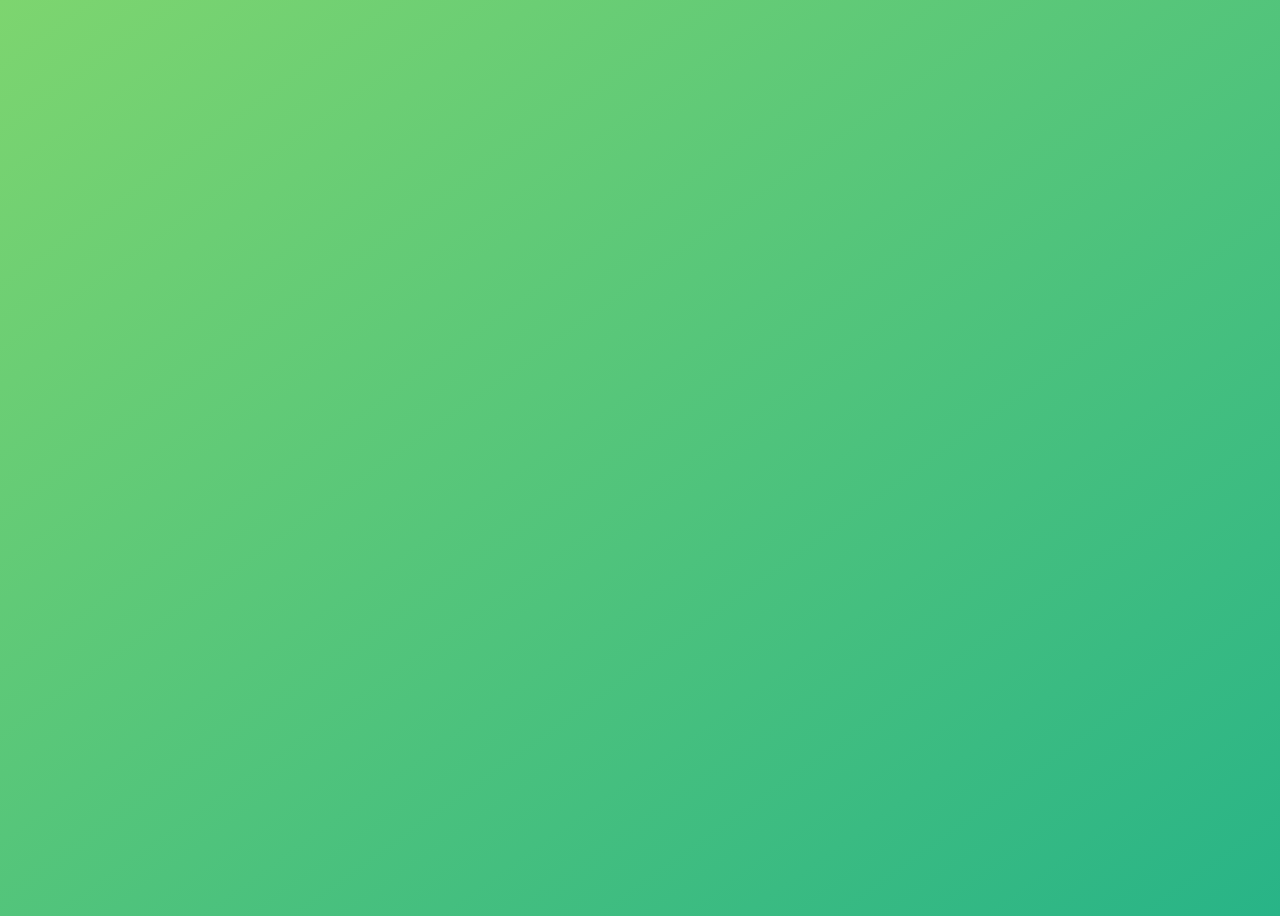
<file: CourseJonas/S003_BehindTheScenes/index.html>
<!doctype html>
<html lang="en">
    <head>
        <meta charset="UTF-8" />
        <meta name="viewport" content="width=device-width, initial-scale=1.0" />
        <title>How JavaScript Works Behind the Scenes</title>
        <link rel="stylesheet" href="./style.css" />
        <script defer src="index.js"></script>
    </head>
    <body></body>
</html>
</file>
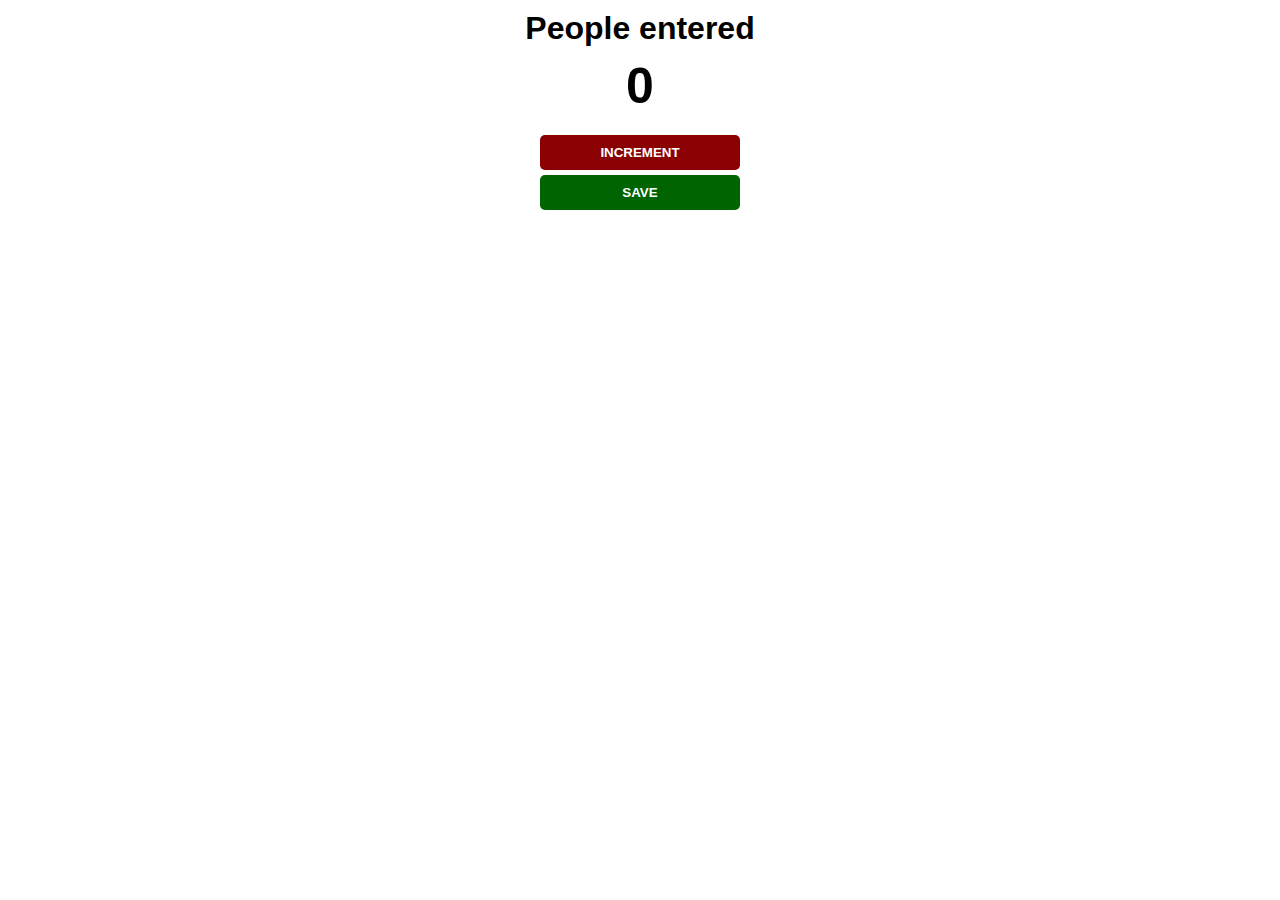
<file: CourseScrimba/PassengerCounter/index.html>
<!DOCTYPE html>
<html lang="en">
    <head>
        <meta charset="UTF-8" />
        <meta name="viewport" content="width=device-width, initial-scale=1.0" />
        <title>Passenger counter</title>
        <link rel="stylesheet" href="./style.css" />
        <script defer src="./index.js"></script>
    </head>
    <body>
        <h1>People entered</h1>
        <h2 id="count-el">0</h2>
        <button id="increment-btn" type="button">Increment</button><br />
        <button id="save-btn" type="button">Save</button>
        <p id="save-el"></p>
    </body>
</html>
</file>
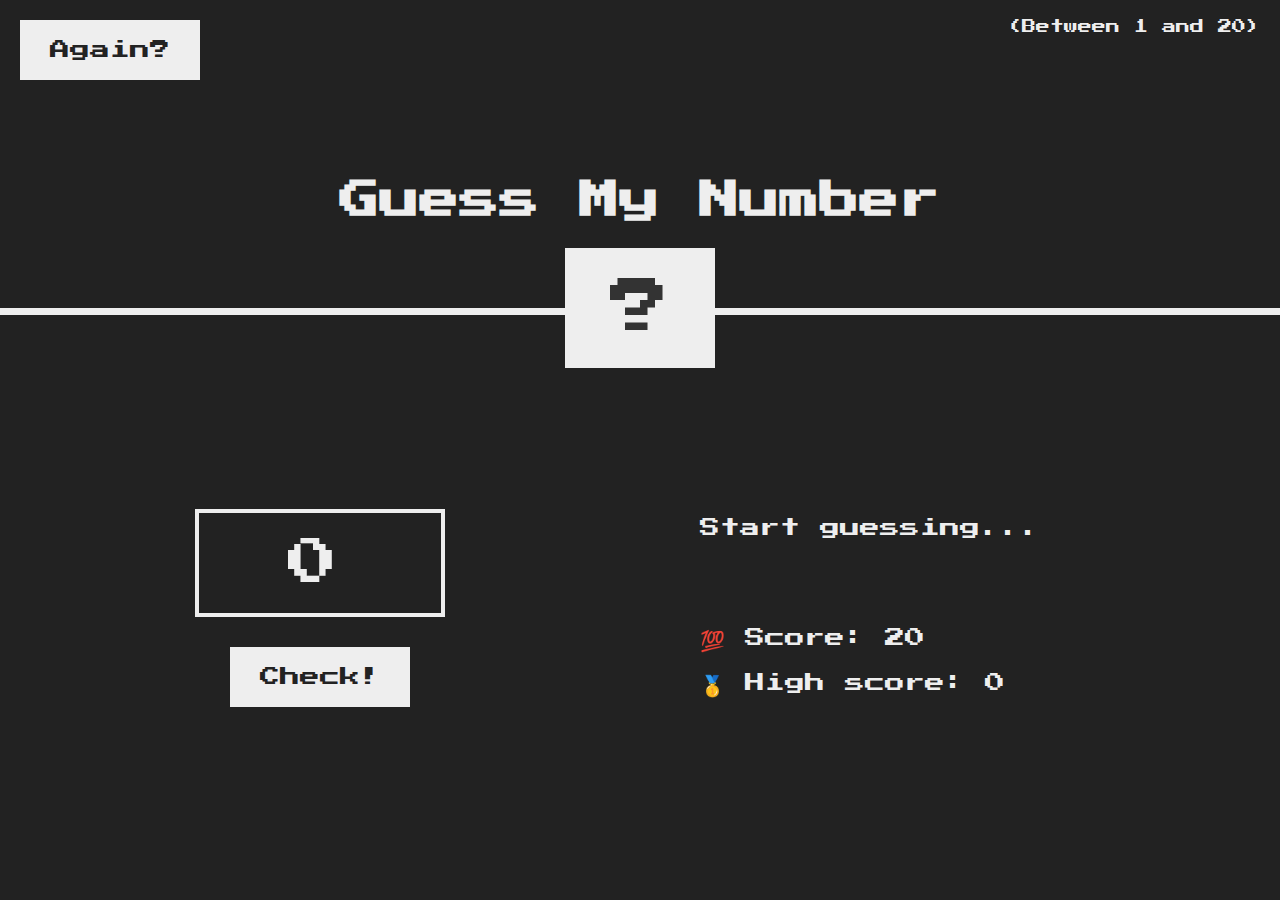
<file: CourseJonas/S002_DOM/GuessMyNumber/index.html>
<!DOCTYPE html>
<html lang="en">
    <head>
        <meta charset="UTF-8" />
        <meta name="viewport" content="width=device-width, initial-scale=1.0" />
        <title>Guess my number</title>
        <link rel="stylesheet" href="./style.css" />
        <script defer src="./index.js"></script>
    </head>
    <body>
        <header>
            <h1>Guess My Number</h1>
            <p class="between">(Between 1 and 20)</p>
            <button class="btn again">Again?</button>
            <div class="number">?</div>
        </header>
        <main>
            <section class="left">
                <input type="number" class="guess" value="0" />
                <button class="btn check">Check!</button>
            </section>
            <section class="right">
                <p class="message">Start guessing...</p>
                <p class="label-score">
                    💯 Score: <span class="score">20</span>
                </p>
                <p class="label-high-score">
                    🥇 High score: <span class="high-score">0</span>
                </p>
            </section>
        </main>
    </body>
</html>
</file>
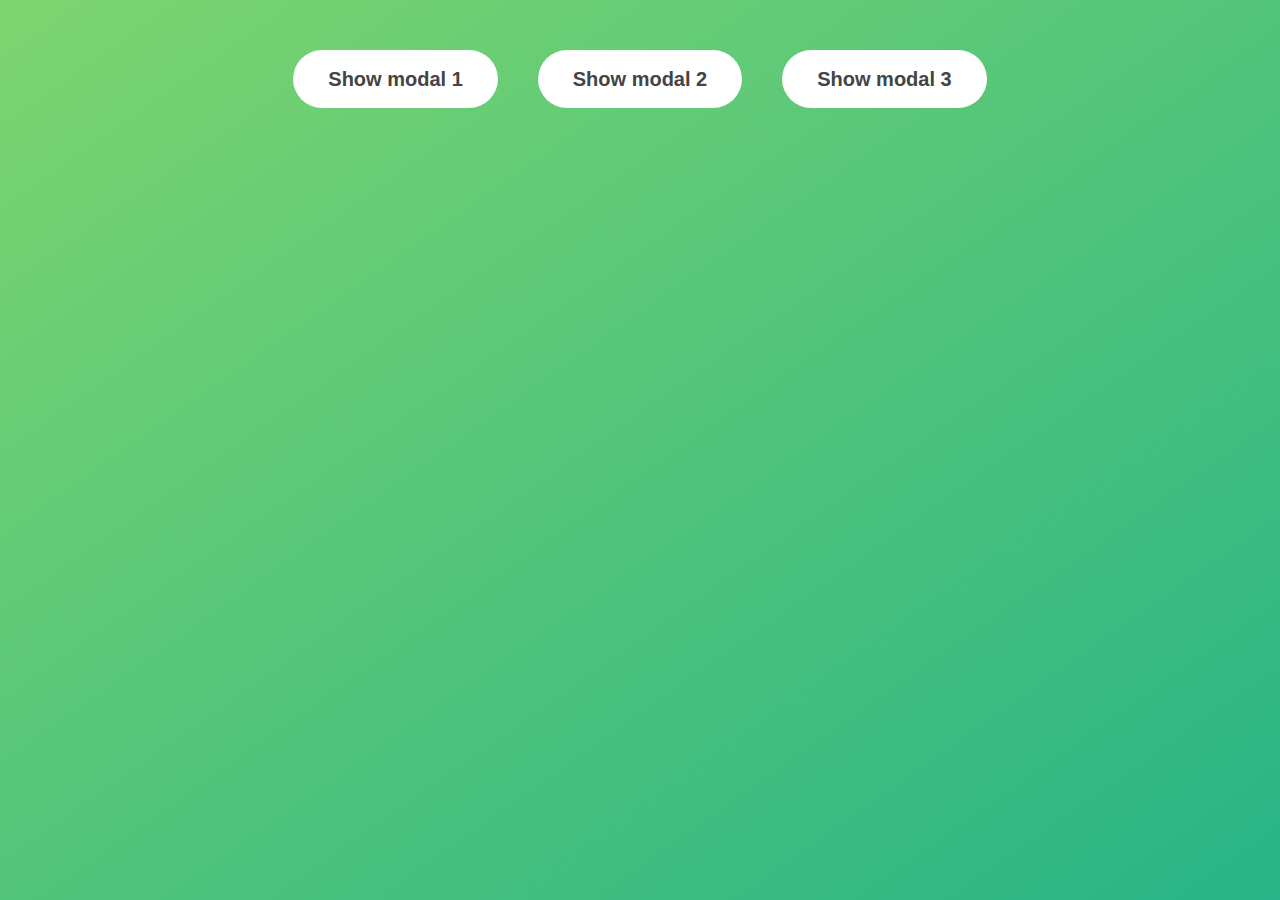
<file: CourseJonas/S002_DOM/ModalWindow/index.html>
<!doctype html>
<html lang="en">
    <head>
        <meta charset="UTF-8" />
        <meta name="viewport" content="width=device-width, initial-scale=1.0" />
        <title>Modal window</title>
        <link rel="stylesheet" href="./style.css" />
        <script defer src="./index.js"></script>
    </head>
    <body>
        <button class="show-modal">Show modal 1</button>
        <button class="show-modal">Show modal 2</button>
        <button class="show-modal">Show modal 3</button>

        <div class="modal hidden">
            <button class="close-modal">&times;</button>
            <h1>I'm a modal window 😍</h1>
            <p>
                Lorem ipsum dolor sit amet, consectetur adipisicing elit, sed do
                eiusmod tempor incididunt ut labore et dolore magna aliqua. Ut
                enim ad minim veniam, quis nostrud exercitation ullamco laboris
                nisi ut aliquip ex ea commodo consequat. Duis aute irure dolor
                in reprehenderit in voluptate velit esse cillum dolore eu fugiat
                nulla pariatur. Excepteur sint occaecat cupidatat non proident,
                sunt in culpa qui officia deserunt mollit anim id est laborum.
            </p>
        </div>
        <div class="overlay hidden"></div>
    </body>
</html>
</file>
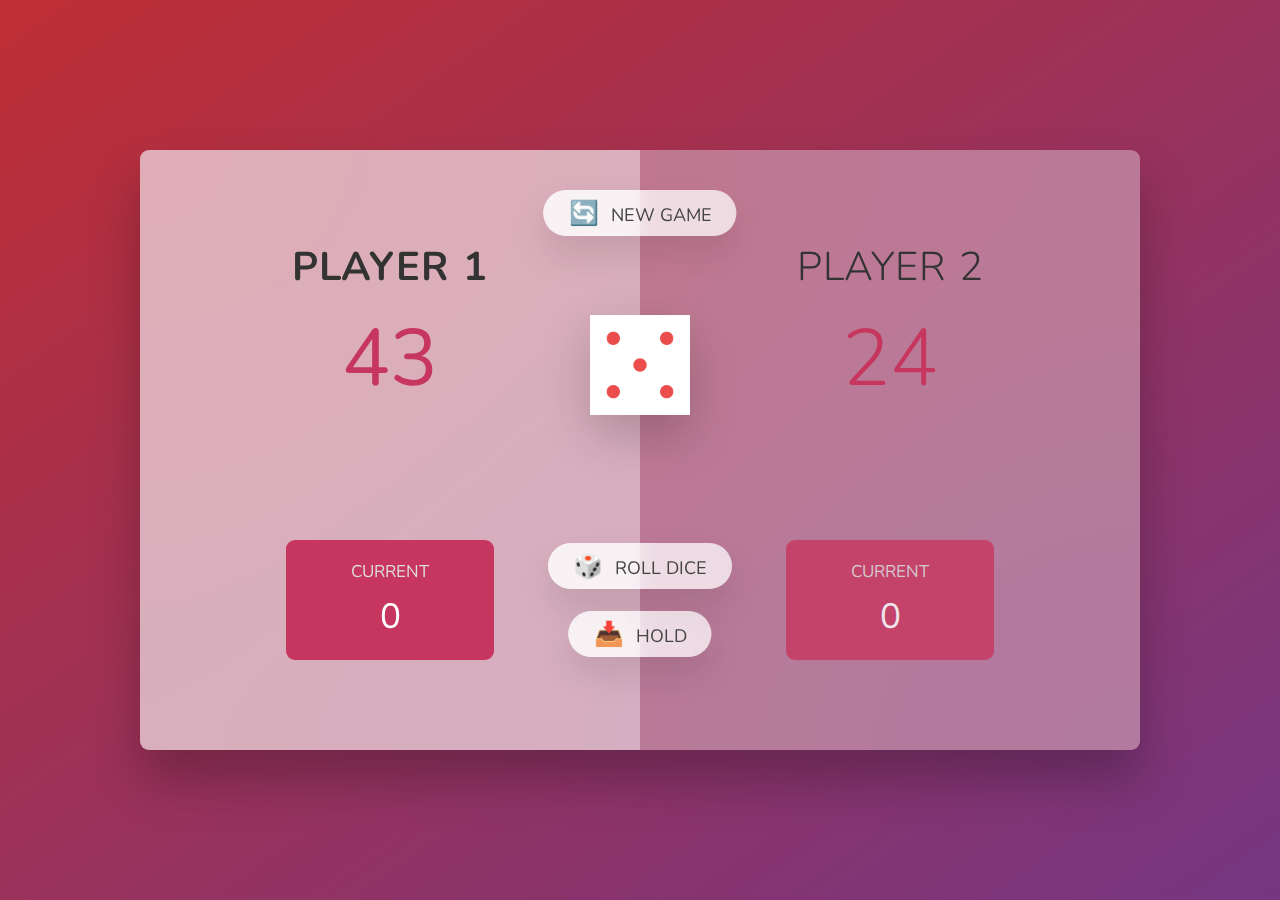
<file: CourseJonas/S002_DOM/PigGame/index.html>
<!doctype html>
<html lang="en">
    <head>
        <meta charset="UTF-8" />
        <meta name="viewport" content="width=device-width, initial-scale=1.0" />
        <title>Pig game</title>
        <link rel="stylesheet" href="./style.css" />
        <script defer src="./index.js"></script>
    </head>
    <body>
        <main>
            <section class="player player--0 player--active">
                <h2 class="name" id="name--0">Player 1</h2>
                <p class="score" id="score--0">43</p>
                <div class="current">
                    <p class="current-label">Current</p>
                    <p class="current-score" id="current--0">0</p>
                </div>
            </section>
            <section class="player player--1">
                <h2 class="name" id="name--1">Player 2</h2>
                <p class="score" id="score--1">24</p>
                <div class="current">
                    <p class="current-label">Current</p>
                    <p class="current-score" id="current--1">0</p>
                </div>
            </section>

            <img
                src="./Assets/Images/dice-5.png"
                alt="Playing dice"
                class="dice"
            />
            <button class="btn btn--new">🔄 New game</button>
            <button class="btn btn--roll">🎲 Roll dice</button>
            <button class="btn btn--hold">📥 Hold</button>
        </main>
    </body>
</html>
</file>
<file: CourseJonas/S003_BehindTheScenes/style.css>
body {
    height: 100vh;
    display: flex;
    align-items: center;
    background: linear-gradient(to top left, #28b487, #7dd56f);
}

h1 {
    font-family: sans-serif;
    font-size: 50px;
    line-height: 1.3;
    width: 100%;
    padding: 30px;
    text-align: center;
    color: white;
}
</file>
<file: CourseScrimba/PassengerCounter/style.css>
* {
    margin: 0;
    padding: 0;
}

body {
    font-family: -apple-system, BlinkMacSystemFont, "Segoe UI", Roboto, Oxygen,
        Ubuntu, Cantarell, "Open Sans", "Helvetica Neue", sans-serif;
    font-weight: bold;
    text-align: center;
}

h1 {
    margin-top: 10px;
    margin-bottom: 10px;
}

h2 {
    font-size: 50px;
    margin-top: 0;
    margin-bottom: 20px;
}

button {
    border: none;
    padding-top: 10px;
    padding-bottom: 10px;
    color: white;
    font-weight: bold;
    width: 200px;
    margin-bottom: 5px;
    border-radius: 5px;
    text-transform: uppercase;
}

#increment-btn {
    background: darkred;
}

#save-btn {
    background: darkgreen;
}

#save-el {
    margin-top: 15px;
}
</file>
<file: CourseJonas/S002_DOM/GuessMyNumber/style.css>
@import url("https://fonts.googleapis.com/css?family=Press+Start+2P&display=swap");

* {
    margin: 0;
    padding: 0;
    box-sizing: inherit;
}

html {
    font-size: 62.5%;
    box-sizing: border-box;
}

body {
    font-family: "Press Start 2P", sans-serif;
    color: #eee;
    background-color: #222;
}

/* Layout */

header {
    position: relative;
    height: 35vh;
    border-bottom: 7px solid #eee;
}

main {
    height: 65vh;
    color: #eee;
    display: flex;
    justify-content: space-around;
    align-items: center;
}

.left {
    width: 52rem;
    display: flex;
    flex-direction: column;
    align-items: center;
}

.right {
    width: 52rem;
    font-size: 2rem;
}

/* Elements style */

h1 {
    font-size: 4rem;
    text-align: center;
    position: absolute;
    width: 100%;
    top: 52%;
    left: 50%;
    transform: translate(-50%, 50%);
}

.number {
    background: #eee;
    color: #333;
    font-size: 6rem;
    width: 15rem;
    padding: 3rem 0rem;
    text-align: center;
    position: absolute;
    bottom: 0;
    left: 50%;
    transform: translate(-50%, 50%);
}

.between {
    font-size: 1.4rem;
    position: absolute;
    top: 2rem;
    right: 2rem;
}

.again {
    position: absolute;
    top: 2rem;
    left: 2rem;
}

.guess {
    background: none;
    border: 4px solid #eee;
    font-family: inherit;
    color: inherit;
    font-size: 5rem;
    padding: 2.5rem;
    width: 25rem;
    text-align: center;
    display: block;
    margin-bottom: 3rem;
}

.btn {
    border: none;
    background-color: #eee;
    color: #222;
    font-size: 2rem;
    font-family: inherit;
    padding: 2rem 3rem;
    cursor: pointer;
}

.btn:hover {
    background-color: #ccc;
}

.message {
    margin-bottom: 8rem;
    height: 3rem;
}

.label-score {
    margin-bottom: 2rem;
}
</file>
<file: CourseJonas/S002_DOM/ModalWindow/style.css>
* {
    margin: 0;
    padding: 0;
    box-sizing: inherit;
}

html {
    font-size: 62.5%;
    box-sizing: border-box;
}

body {
    font-family: sans-serif;
    color: #333;
    line-height: 1.5;
    height: 100vh;
    position: relative;
    display: flex;
    align-items: flex-start;
    justify-content: center;
    background: linear-gradient(to top left, #28b487, #7dd56f);
}

.show-modal {
    font-size: 2rem;
    font-weight: 600;
    padding: 1.75rem 3.5rem;
    margin: 5rem 2rem;
    border: none;
    background-color: #fff;
    color: #444;
    border-radius: 10rem;
    cursor: pointer;
}

.close-modal {
    position: absolute;
    top: 1.2rem;
    right: 2rem;
    font-size: 5rem;
    color: #333;
    cursor: pointer;
    border: none;
    background: none;
}

h1 {
    font-size: 2.5rem;
    margin-bottom: 2rem;
}

p {
    font-size: 1.8rem;
}

/* -------------------------- */
/* CLASSES TO MAKE MODAL WORK */
.hidden {
    display: none;
}

.modal {
    position: absolute;
    top: 50%;
    left: 50%;
    transform: translate(-50%, -50%);
    width: 70%;

    background-color: white;
    padding: 6rem;
    border-radius: 5px;
    box-shadow: 0 3rem 5rem rgba(0, 0, 0, 0.3);
    z-index: 10;
}

.overlay {
    position: absolute;
    top: 0;
    left: 0;
    width: 100%;
    height: 100%;
    background-color: rgba(0, 0, 0, 0.6);
    backdrop-filter: blur(3px);
    z-index: 5;
}
</file>
<file: CourseJonas/S002_DOM/PigGame/style.css>
@import url("https://fonts.googleapis.com/css2?family=Nunito&display=swap");

* {
    margin: 0;
    padding: 0;
    box-sizing: inherit;
}

html {
    font-size: 62.5%;
    box-sizing: border-box;
}

body {
    font-family: "Nunito", sans-serif;
    font-weight: 400;
    height: 100vh;
    color: #333;
    background-image: linear-gradient(to top left, #753682 0%, #bf2e34 100%);
    display: flex;
    align-items: center;
    justify-content: center;
}

/* LAYOUT */
main {
    position: relative;
    width: 100rem;
    height: 60rem;
    background-color: rgba(255, 255, 255, 0.35);
    backdrop-filter: blur(200px);
    filter: blur();
    box-shadow: 0 3rem 5rem rgba(0, 0, 0, 0.25);
    border-radius: 9px;
    overflow: hidden;
    display: flex;
}

.player {
    flex: 50%;
    padding: 9rem;
    display: flex;
    flex-direction: column;
    align-items: center;
    transition: all 0.75s;
}

/* ELEMENTS */
.name {
    position: relative;
    font-size: 4rem;
    text-transform: uppercase;
    letter-spacing: 1px;
    word-spacing: 2px;
    font-weight: 300;
    margin-bottom: 1rem;
}

.score {
    font-size: 8rem;
    font-weight: 300;
    color: #c7365f;
    margin-bottom: auto;
}

.player--active {
    background-color: rgba(255, 255, 255, 0.4);
}
.player--active .name {
    font-weight: 700;
}
.player--active .score {
    font-weight: 400;
}

.player--active .current {
    opacity: 1;
}

.current {
    background-color: #c7365f;
    opacity: 0.8;
    border-radius: 9px;
    color: #fff;
    width: 65%;
    padding: 2rem;
    text-align: center;
    transition: all 0.75s;
}

.current-label {
    text-transform: uppercase;
    margin-bottom: 1rem;
    font-size: 1.7rem;
    color: #ddd;
}

.current-score {
    font-size: 3.5rem;
}

/* ABSOLUTE POSITIONED ELEMENTS */
.btn {
    position: absolute;
    left: 50%;
    transform: translateX(-50%);
    color: #444;
    background: none;
    border: none;
    font-family: inherit;
    font-size: 1.8rem;
    text-transform: uppercase;
    cursor: pointer;
    font-weight: 400;
    transition: all 0.2s;

    background-color: white;
    background-color: rgba(255, 255, 255, 0.6);
    backdrop-filter: blur(10px);

    padding: 0.7rem 2.5rem;
    border-radius: 50rem;
    box-shadow: 0 1.75rem 3.5rem rgba(0, 0, 0, 0.1);
}

.btn::first-letter {
    font-size: 2.4rem;
    display: inline-block;
    margin-right: 0.7rem;
}

.btn--new {
    top: 4rem;
}
.btn--roll {
    top: 39.3rem;
}
.btn--hold {
    top: 46.1rem;
}

.btn:active {
    transform: translate(-50%, 3px);
    box-shadow: 0 1rem 2rem rgba(0, 0, 0, 0.15);
}

.btn:focus {
    outline: none;
}

.dice {
    position: absolute;
    left: 50%;
    top: 16.5rem;
    transform: translateX(-50%);
    height: 10rem;
    box-shadow: 0 2rem 5rem rgba(0, 0, 0, 0.2);
}

.player--winner {
    background-color: #2f2f2f;
}

.player--winner .name {
    font-weight: 700;
    color: #c7365f;
}

.hidden {
    display: none;
}
</file>
